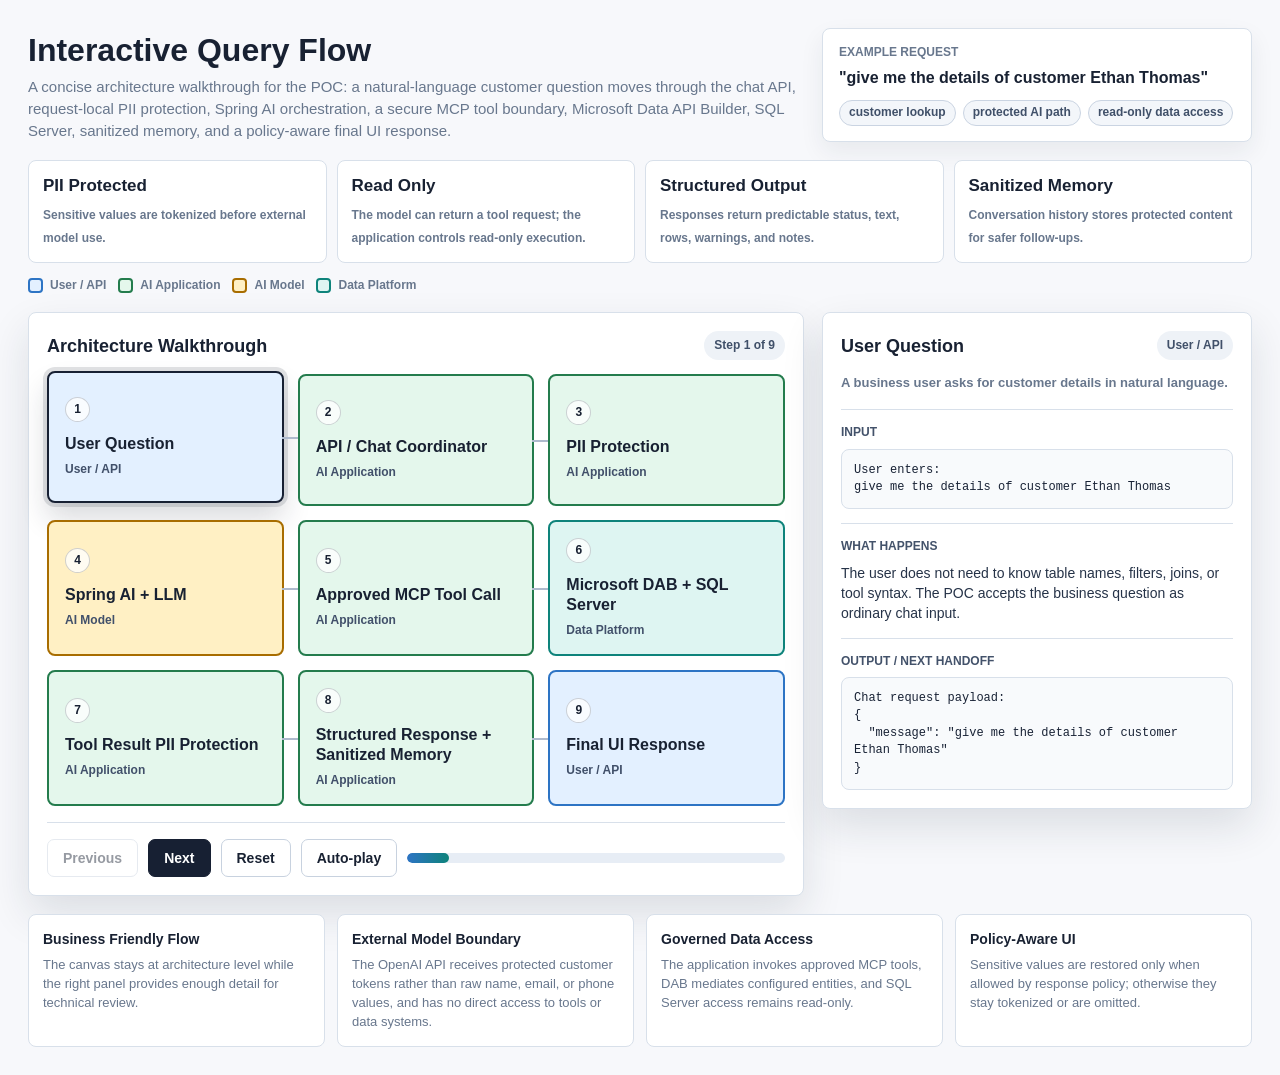
<file: docs/interactive-query-flow.html>
<!doctype html>
<html lang="en">
<head>
  <meta charset="utf-8">
  <meta name="viewport" content="width=device-width, initial-scale=1">
  <title>Interactive Query Flow</title>
  <style>
    :root {
      --bg: #f7f8fb;
      --surface: #ffffff;
      --ink: #182132;
      --muted: #68778d;
      --line: #d8e0ea;
      --active: #172033;
      --user-bg: #e3f0ff;
      --user-edge: #2d74c4;
      --app-bg: #e4f7ec;
      --app-edge: #247c4d;
      --model-bg: #fff0c4;
      --model-edge: #a86d00;
      --data-bg: #def5f2;
      --data-edge: #0e837b;
      --shadow: 0 18px 42px rgba(28, 40, 60, 0.12);
    }

    * { box-sizing: border-box; }

    body {
      margin: 0;
      background: var(--bg);
      color: var(--ink);
      font-family: Arial, Helvetica, sans-serif;
      line-height: 1.45;
    }

    .page {
      max-width: 1380px;
      margin: 0 auto;
      padding: 28px;
    }

    header {
      display: grid;
      grid-template-columns: minmax(0, 1fr) minmax(300px, 430px);
      gap: 18px;
      align-items: end;
      margin-bottom: 18px;
    }

    h1, h2, h3, p { margin-top: 0; }

    h1 {
      margin-bottom: 8px;
      font-size: 32px;
      line-height: 1.12;
      letter-spacing: 0;
    }

    .subtitle {
      max-width: 870px;
      margin-bottom: 0;
      color: var(--muted);
      font-size: 15px;
    }

    .query-card,
    .principle,
    .canvas-wrap,
    .detail-panel,
    .note-card {
      background: var(--surface);
      border: 1px solid var(--line);
      border-radius: 8px;
    }

    .query-card {
      padding: 15px 16px;
      box-shadow: 0 10px 24px rgba(28, 40, 60, 0.07);
    }

    .eyebrow {
      margin-bottom: 5px;
      color: var(--muted);
      font-size: 12px;
      font-weight: 800;
      text-transform: uppercase;
    }

    .query-text {
      margin-bottom: 10px;
      font-size: 16px;
      font-weight: 800;
    }

    .query-meta {
      display: flex;
      flex-wrap: wrap;
      gap: 7px;
      margin: 0;
    }

    .tag {
      display: inline-flex;
      align-items: center;
      min-height: 26px;
      padding: 0 9px;
      border: 1px solid #cad4e2;
      border-radius: 999px;
      background: #f3f6fa;
      color: #405069;
      font-size: 12px;
      font-weight: 800;
    }

    .principles {
      display: grid;
      grid-template-columns: repeat(4, minmax(0, 1fr));
      gap: 10px;
      margin-bottom: 14px;
    }

    .principle {
      padding: 13px 14px;
    }

    .principle-title {
      display: block;
      margin-bottom: 4px;
      color: var(--ink);
      font-size: 17px;
      font-weight: 900;
    }

    .principle-text {
      color: var(--muted);
      font-size: 12px;
      font-weight: 700;
    }

    .legend {
      display: flex;
      flex-wrap: wrap;
      gap: 12px;
      margin-bottom: 18px;
    }

    .legend-item {
      display: inline-flex;
      align-items: center;
      gap: 7px;
      color: var(--muted);
      font-size: 12px;
      font-weight: 800;
    }

    .swatch {
      width: 15px;
      height: 15px;
      border: 2px solid;
      border-radius: 4px;
    }

    .swatch.user { background: var(--user-bg); border-color: var(--user-edge); }
    .swatch.app { background: var(--app-bg); border-color: var(--app-edge); }
    .swatch.model { background: var(--model-bg); border-color: var(--model-edge); }
    .swatch.data { background: var(--data-bg); border-color: var(--data-edge); }

    .workspace {
      display: grid;
      grid-template-columns: minmax(0, 1fr) 430px;
      gap: 18px;
      align-items: start;
    }

    .canvas-wrap,
    .detail-panel {
      box-shadow: var(--shadow);
    }

    .canvas-wrap { padding: 18px; }

    .title-row,
    .panel-top {
      display: flex;
      align-items: center;
      justify-content: space-between;
      gap: 12px;
      margin-bottom: 14px;
    }

    .canvas-title,
    .panel-title {
      margin-bottom: 0;
      font-size: 18px;
      letter-spacing: 0;
    }

    .step-pill {
      flex: 0 0 auto;
      padding: 6px 10px;
      border-radius: 999px;
      background: #eef2f7;
      color: #405069;
      font-size: 12px;
      font-weight: 900;
    }

    .flow {
      display: grid;
      grid-template-columns: repeat(3, minmax(180px, 1fr));
      gap: 14px;
    }

    .step {
      position: relative;
      min-height: 132px;
      width: 100%;
      padding: 16px;
      border: 2px solid var(--line);
      border-radius: 8px;
      appearance: none;
      color: var(--ink);
      text-align: left;
      cursor: pointer;
      transition: transform 160ms ease, box-shadow 160ms ease, opacity 160ms ease;
    }

    .step::after {
      content: "";
      position: absolute;
      top: 50%;
      right: -16px;
      width: 16px;
      height: 2px;
      background: #aebacd;
    }

    .step:nth-child(3)::after,
    .step:nth-child(6)::after,
    .step:nth-child(9)::after {
      display: none;
    }

    .step:hover,
    .step.active {
      transform: translateY(-3px);
    }

    .step.active {
      border-color: var(--active);
      box-shadow: 0 0 0 4px rgba(23, 32, 51, 0.13), 0 16px 28px rgba(23, 32, 51, 0.16);
    }

    .step.done { opacity: 0.76; }

    .step-num {
      display: inline-flex;
      align-items: center;
      justify-content: center;
      width: 25px;
      height: 25px;
      margin-bottom: 12px;
      border: 1px solid rgba(24, 33, 50, 0.2);
      border-radius: 50%;
      background: rgba(255, 255, 255, 0.78);
      font-size: 12px;
      font-weight: 900;
    }

    .step-name {
      margin-bottom: 7px;
      font-size: 16px;
      font-weight: 900;
      line-height: 1.24;
      overflow-wrap: anywhere;
      word-break: break-word;
    }

    .step-desc {
      margin-bottom: 0;
      color: #41506a;
      font-size: 12px;
      font-weight: 800;
      line-height: 1.35;
    }

    .step.user { background: var(--user-bg); border-color: var(--user-edge); }
    .step.app { background: var(--app-bg); border-color: var(--app-edge); }
    .step.model { background: var(--model-bg); border-color: var(--model-edge); }
    .step.data { background: var(--data-bg); border-color: var(--data-edge); }
    .step.active { border-color: var(--active); }

    .controls {
      display: flex;
      flex-wrap: wrap;
      gap: 10px;
      align-items: center;
      margin-top: 16px;
      padding-top: 16px;
      border-top: 1px solid var(--line);
    }

    button {
      min-height: 38px;
      padding: 0 15px;
      border: 1px solid #c8d2df;
      border-radius: 7px;
      background: #ffffff;
      color: var(--ink);
      font: inherit;
      font-size: 14px;
      font-weight: 900;
      cursor: pointer;
    }

    button.primary {
      background: #172033;
      border-color: #172033;
      color: #ffffff;
    }

    button:disabled {
      cursor: not-allowed;
      opacity: 0.45;
    }

    .progress-track {
      flex: 1 1 180px;
      min-width: 170px;
      height: 10px;
      overflow: hidden;
      border-radius: 999px;
      background: #e7edf5;
    }

    .progress-bar {
      width: 0;
      height: 100%;
      border-radius: inherit;
      background: linear-gradient(90deg, #2d74c4, #0e837b);
      transition: width 180ms ease;
    }

    .detail-panel {
      position: sticky;
      top: 18px;
      padding: 18px;
    }

    .panel-subtitle {
      margin-bottom: 16px;
      color: var(--muted);
      font-size: 13px;
      font-weight: 800;
    }

    .detail-section {
      margin-top: 14px;
      padding-top: 14px;
      border-top: 1px solid var(--line);
    }

    .detail-heading {
      margin-bottom: 7px;
      color: #43526a;
      font-size: 12px;
      font-weight: 900;
      text-transform: uppercase;
    }

    .detail-text {
      margin-bottom: 0;
      color: #263348;
      font-size: 14px;
    }

    pre {
      margin: 0;
      max-height: 310px;
      overflow: auto;
      padding: 12px;
      border: 1px solid var(--line);
      border-radius: 8px;
      background: #f8fafc;
      color: #182235;
      font-family: "SFMono-Regular", Consolas, "Liberation Mono", monospace;
      font-size: 12px;
      line-height: 1.45;
      white-space: pre-wrap;
    }

    .notes {
      display: grid;
      grid-template-columns: repeat(4, minmax(0, 1fr));
      gap: 12px;
      margin-top: 18px;
    }

    .note-card { padding: 14px; }

    .note-card h3 {
      margin-bottom: 7px;
      font-size: 14px;
    }

    .note-card p {
      margin-bottom: 0;
      color: var(--muted);
      font-size: 13px;
    }

    @media (max-width: 1180px) {
      header,
      .workspace {
        grid-template-columns: 1fr;
      }

      .detail-panel { position: static; }
      .flow { grid-template-columns: repeat(3, minmax(0, 1fr)); }

      .notes,
      .principles {
        grid-template-columns: repeat(2, minmax(0, 1fr));
      }
    }

    @media (max-width: 720px) {
      .page { padding: 18px; }

      .flow,
      .notes,
      .principles {
        grid-template-columns: 1fr;
      }

      .step::after {
        right: 50%;
        top: auto;
        bottom: -16px;
        width: 2px;
        height: 16px;
      }

      .step:nth-child(3)::after,
      .step:nth-child(6)::after {
        display: block;
      }
    }
  </style>
</head>
<body>
  <main class="page">
    <header>
      <div>
        <h1>Interactive Query Flow</h1>
        <p class="subtitle">A concise architecture walkthrough for the POC: a natural-language customer question moves through the chat API, request-local PII protection, Spring AI orchestration, a secure MCP tool boundary, Microsoft Data API Builder, SQL Server, sanitized memory, and a policy-aware final UI response.</p>
      </div>
      <section class="query-card" aria-label="Example query">
        <p class="eyebrow">Example request</p>
        <p class="query-text">"give me the details of customer Ethan Thomas"</p>
        <p class="query-meta">
          <span class="tag">customer lookup</span>
          <span class="tag">protected AI path</span>
          <span class="tag">read-only data access</span>
        </p>
      </section>
    </header>

    <section class="principles" aria-label="Architecture principles">
      <div class="principle"><span class="principle-title">PII Protected</span><span class="principle-text">Sensitive values are tokenized before external model use.</span></div>
      <div class="principle"><span class="principle-title">Read Only</span><span class="principle-text">The model can return a tool request; the application controls read-only execution.</span></div>
      <div class="principle"><span class="principle-title">Structured Output</span><span class="principle-text">Responses return predictable status, text, rows, warnings, and notes.</span></div>
      <div class="principle"><span class="principle-title">Sanitized Memory</span><span class="principle-text">Conversation history stores protected content for safer follow-ups.</span></div>
    </section>

    <nav class="legend" aria-label="Legend">
      <span class="legend-item"><span class="swatch user"></span>User / API</span>
      <span class="legend-item"><span class="swatch app"></span>AI Application</span>
      <span class="legend-item"><span class="swatch model"></span>AI Model</span>
      <span class="legend-item"><span class="swatch data"></span>Data Platform</span>
    </nav>

    <section class="workspace">
      <div class="canvas-wrap">
        <div class="title-row">
          <h2 class="canvas-title">Architecture Walkthrough</h2>
          <span class="step-pill" id="stepCounter">Step 1 of 9</span>
        </div>
        <div class="flow" id="flow" aria-label="Interactive architecture stages"></div>
        <div class="controls" aria-label="Step controls">
          <button id="prevBtn" type="button">Previous</button>
          <button id="nextBtn" class="primary" type="button">Next</button>
          <button id="resetBtn" type="button">Reset</button>
          <button id="playBtn" type="button">Auto-play</button>
          <div class="progress-track" aria-hidden="true"><div class="progress-bar" id="progressBar"></div></div>
        </div>
      </div>

      <aside class="detail-panel" aria-live="polite">
        <div class="panel-top">
          <h2 class="panel-title" id="panelTitle">User Question</h2>
          <span class="step-pill" id="panelCategory">User / API</span>
        </div>
        <p class="panel-subtitle" id="panelSummary"></p>

        <section class="detail-section">
          <h3 class="detail-heading">Input</h3>
          <pre id="panelInput"></pre>
        </section>
        <section class="detail-section">
          <h3 class="detail-heading">What Happens</h3>
          <p class="detail-text" id="panelDoes"></p>
        </section>
        <section class="detail-section">
          <h3 class="detail-heading">Output / Next Handoff</h3>
          <pre id="panelOutput"></pre>
        </section>
      </aside>
    </section>

    <section class="notes" aria-label="Design notes">
      <article class="note-card">
        <h3>Business Friendly Flow</h3>
        <p>The canvas stays at architecture level while the right panel provides enough detail for technical review.</p>
      </article>
      <article class="note-card">
        <h3>External Model Boundary</h3>
        <p>The OpenAI API receives protected customer tokens rather than raw name, email, or phone values, and has no direct access to tools or data systems.</p>
      </article>
      <article class="note-card">
        <h3>Governed Data Access</h3>
        <p>The application invokes approved MCP tools, DAB mediates configured entities, and SQL Server access remains read-only.</p>
      </article>
      <article class="note-card">
        <h3>Policy-Aware UI</h3>
        <p>Sensitive values are restored only when allowed by response policy; otherwise they stay tokenized or are omitted.</p>
      </article>
    </section>
  </main>

  <script>
    const stages = [
      {
        name: "User Question",
        category: "User / API",
        type: "user",
        summary: "A business user asks for customer details in natural language.",
        input: "User enters:\ngive me the details of customer Ethan Thomas",
        does: "The user does not need to know table names, filters, joins, or tool syntax. The POC accepts the business question as ordinary chat input.",
        output: "Chat request payload:\n{\n  \"message\": \"give me the details of customer Ethan Thomas\"\n}"
      },
      {
        name: "API / Chat Coordinator",
        category: "AI Application",
        type: "app",
        summary: "The application creates one governed request lifecycle.",
        input: "Incoming request:\nmessage = \"give me the details of customer Ethan Thomas\"\nconversationId = active chat session",
        does: "The chat API forwards the turn to the coordinator. The coordinator attaches a request id, creates a request-local SensitiveRequestContext, applies guardrails in order, loads safe conversation context, invokes the model runner, writes sanitized memory, and returns a structured response to the UI.",
        output: "Request context:\nrequestId = cd16d882\ninputChars = 44\nSensitiveRequestContext = created for this chat turn\n\nNext handoff:\nSend the raw input to the PII protection layer."
      },
      {
        name: "PII Protection",
        category: "AI Application",
        type: "app",
        summary: "Sensitive input is tokenized before it reaches the external model.",
        input: "Raw:\nEthan Thomas\n\nFull message:\ngive me the details of customer Ethan Thomas",
        does: "PiiDetector detects supported sensitive input such as email, phone, and configured name patterns. SensitiveTokenStore creates request-local tokens, and SensitiveRequestContext keeps the reversible mapping for this chat turn only. The token map remains inside the application boundary.",
        output: "Protected:\nCU_3398e6\n\nLLM input:\ngive me details of customer CU_3398e6\n\nRequest-local token context:\nentities = 1\ntokenTypes = [CU]\ntoken map is not sent to the model"
      },
      {
        name: "Spring AI + LLM",
        category: "AI Model",
        type: "model",
        summary: "Spring AI sends protected context to the OpenAI API and receives text, structured response, or tool request.",
        input: "Protected user message:\ngive me details of customer CU_3398e6\n\nApplication-controlled tool boundary:\naggregate_records\ndescribe_entities\nread_records",
        does: "Spring AI ChatClient calls the OpenAI API with the protected request. The primary model is gpt-4.1-mini, with gpt-4.1-nano available as a simple fallback. The model can return a tool request, but it cannot connect directly to DAB, MCP tools, SQL Server, websites, or internal APIs and does not receive raw customer PII.",
        output: "Model output:\nText, structured response, or tool request to find the Customer record that corresponds to the protected customer token.\n\nModel provider:\nprovider = OpenAI API\nmodel = gpt-4.1-mini\nfallback = gpt-4.1-nano\nresponseFormat = PROMPT_JSON"
      },
      {
        name: "Approved MCP Tool Call",
        category: "AI Application",
        type: "app",
        summary: "SecureMcpToolCallback mediates tool requests before data access.",
        input: "Model-returned tool request using protected token:\nread_records(Customer, filter containing CU_3398e6)",
        does: "SecureMcpToolCallback receives the tool request, detokenizes only at the secure tool boundary, calls DAB MCP, and prevents the model from directly accessing DAB, MCP tools, SQL Server, websites, or internal APIs. Retries or corrections can happen within this stage when the model returns an invalid filter, an invalid field selection, or an empty lookup.",
        output: "DAB receives a real lookup value only after secure resolution:\nFullName = Ethan Thomas\n\nBoundary detail:\nModel returns a protected-token tool request.\nSecureMcpToolCallback resolves it immediately before DAB MCP execution.\nThe model never receives direct DAB, MCP tool, SQL Server, website, or internal API access."
      },
      {
        name: "Microsoft DAB + SQL Server",
        category: "Data Platform",
        type: "data",
        summary: "Data API Builder executes configured read-only access to SQL Server.",
        input: "Approved DAB read request:\nEntity = Customer\nLookup value = Ethan Thomas\nOperation = read",
        does: "Microsoft Data API Builder maps the approved entity request to SQL Server under configured permissions. The LLM is not connected to DAB, MCP tools, SQL Server, websites, or internal APIs; the data platform only sees the resolved lookup from the application boundary.",
        output: "Raw DB result returned to the application:\nCustomerId = 11\nFullName = Ethan Thomas\nEmail = ...\nPhone = ...\nCity = Portland\nStateProvince = Oregon\nCountry = United States\nCreatedDate = 2025-03-01\nLoyaltyTier = Gold"
      },
      {
        name: "Tool Result PII Protection",
        category: "AI Application",
        type: "app",
        summary: "Raw database PII is protected before returning to the external model.",
        input: "Raw DB result:\nFullName = Ethan Thomas\nEmail = ...\nPhone = ...",
        does: "SensitivePayloadProtector tokenizes sensitive fields from the tool result before the model continuation. This prevents raw DB PII from going back to the OpenAI API.",
        output: "Protected result sent to model:\nCustomerId = 11\nFullName = CU_3398e6\nEmail = EM_xxx\nPhone = PH_xxx\nCity = Portland\nStateProvince = Oregon\nCountry = United States\nCreatedDate = 2025-03-01\nLoyaltyTier = Gold"
      },
      {
        name: "Structured Response + Sanitized Memory",
        category: "AI Application",
        type: "app",
        summary: "The answer is parsed into a predictable contract and stored safely.",
        input: "Model output using protected values:\nstatus, message, columns, rows, warnings, notes",
        does: "The coordinator parses the structured response and writes conversation memory only after sanitization. Memory stores protected content, so follow-up questions can use context without persisting raw customer PII.",
        output: "Structured response contract:\nstatus = ANSWER\nrows = 1\n\nSanitized memory:\nuser message and assistant response are stored with protected values where sensitive data is present."
      },
      {
        name: "Final UI Response",
        category: "User / API",
        type: "user",
        summary: "The browser receives a policy-aware response for display.",
        input: "Structured response from coordinator:\nCustomer details for CU_3398e6 with non-sensitive profile fields.",
        does: "Sensitive values are restored only when allowed by the response/policy; otherwise they remain tokenized or are omitted. This keeps the UI understandable without weakening the model and memory protection boundaries.",
        output: "Final UI example:\nCustomerId = 11\nFullName = Ethan Thomas\nCity = Portland\nStateProvince = Oregon\nCountry = United States\nCreatedDate = 2025-03-01\nLoyaltyTier = Gold\n\nEmail and phone may remain tokenized or be omitted unless the response policy allows showing them."
      }
    ];

    const flow = document.getElementById("flow");
    const stepCounter = document.getElementById("stepCounter");
    const panelTitle = document.getElementById("panelTitle");
    const panelCategory = document.getElementById("panelCategory");
    const panelSummary = document.getElementById("panelSummary");
    const panelInput = document.getElementById("panelInput");
    const panelDoes = document.getElementById("panelDoes");
    const panelOutput = document.getElementById("panelOutput");
    const progressBar = document.getElementById("progressBar");
    const prevBtn = document.getElementById("prevBtn");
    const nextBtn = document.getElementById("nextBtn");
    const resetBtn = document.getElementById("resetBtn");
    const playBtn = document.getElementById("playBtn");

    let activeIndex = 0;
    let timer = null;

    function renderFlow() {
      flow.innerHTML = "";
      stages.forEach((stage, index) => {
        const card = document.createElement("button");
        card.type = "button";
        card.className = `step ${stage.type}`;
        card.setAttribute("aria-label", `Step ${index + 1}: ${stage.name}`);
        card.innerHTML = `
          <span class="step-num">${index + 1}</span>
          <p class="step-name">${stage.name}</p>
          <p class="step-desc">${stage.category}</p>
        `;
        card.addEventListener("click", () => {
          stopAutoplay();
          setActive(index);
        });
        flow.appendChild(card);
      });
    }

    function setActive(index) {
      activeIndex = Math.max(0, Math.min(index, stages.length - 1));
      const stage = stages[activeIndex];
      const cards = Array.from(document.querySelectorAll(".step"));

      cards.forEach((card, cardIndex) => {
        card.classList.toggle("active", cardIndex === activeIndex);
        card.classList.toggle("done", cardIndex < activeIndex);
      });

      stepCounter.textContent = `Step ${activeIndex + 1} of ${stages.length}`;
      panelTitle.textContent = stage.name;
      panelCategory.textContent = stage.category;
      panelSummary.textContent = stage.summary;
      panelInput.textContent = stage.input;
      panelDoes.textContent = stage.does;
      panelOutput.textContent = stage.output;
      progressBar.style.width = `${((activeIndex + 1) / stages.length) * 100}%`;

      prevBtn.disabled = activeIndex === 0;
      nextBtn.disabled = activeIndex === stages.length - 1;
    }

    function nextStep() {
      if (activeIndex < stages.length - 1) {
        setActive(activeIndex + 1);
      } else {
        stopAutoplay();
      }
    }

    function stopAutoplay() {
      if (timer) {
        clearInterval(timer);
        timer = null;
      }
      playBtn.textContent = "Auto-play";
    }

    prevBtn.addEventListener("click", () => {
      stopAutoplay();
      setActive(activeIndex - 1);
    });

    nextBtn.addEventListener("click", () => {
      stopAutoplay();
      nextStep();
    });

    resetBtn.addEventListener("click", () => {
      stopAutoplay();
      setActive(0);
    });

    playBtn.addEventListener("click", () => {
      if (timer) {
        stopAutoplay();
        return;
      }
      playBtn.textContent = "Pause";
      if (activeIndex === stages.length - 1) {
        setActive(0);
      }
      timer = setInterval(nextStep, 2100);
    });

    renderFlow();
    setActive(0);
  </script>
</body>
</html>
</file>
